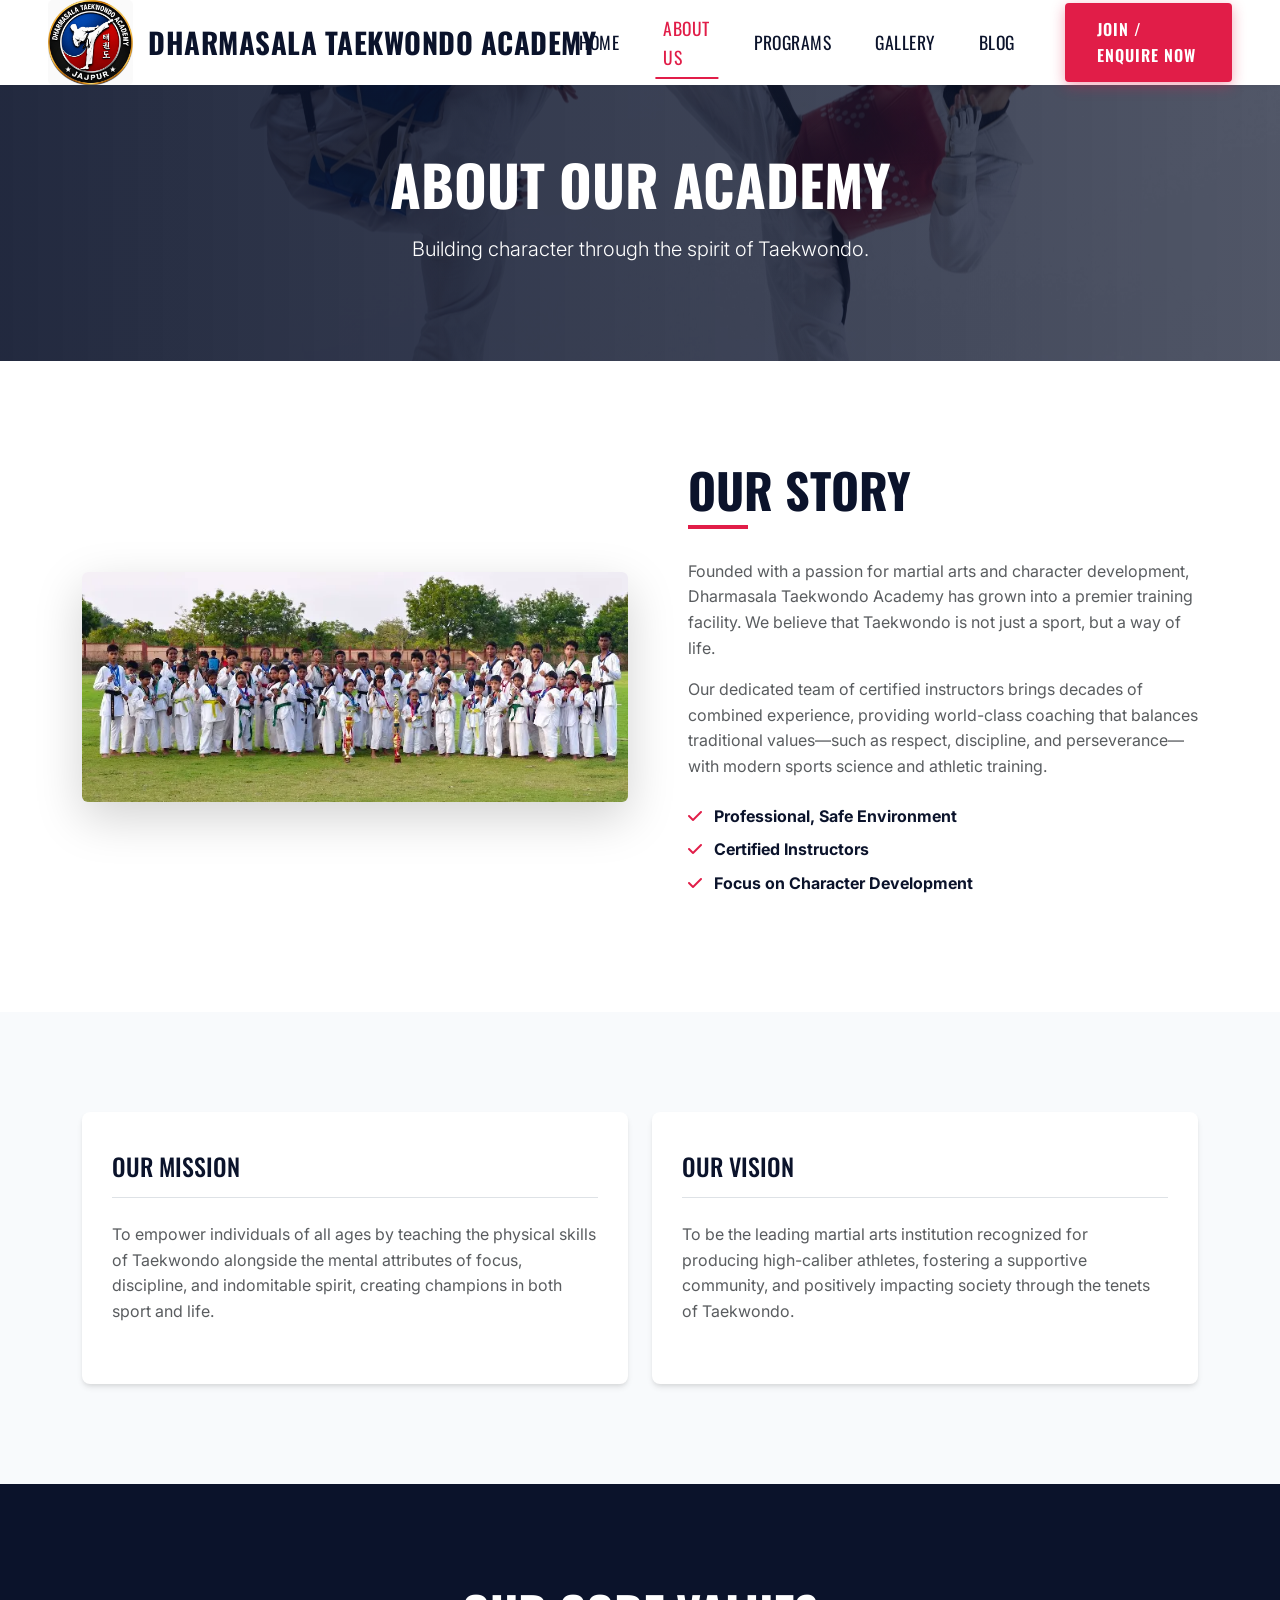
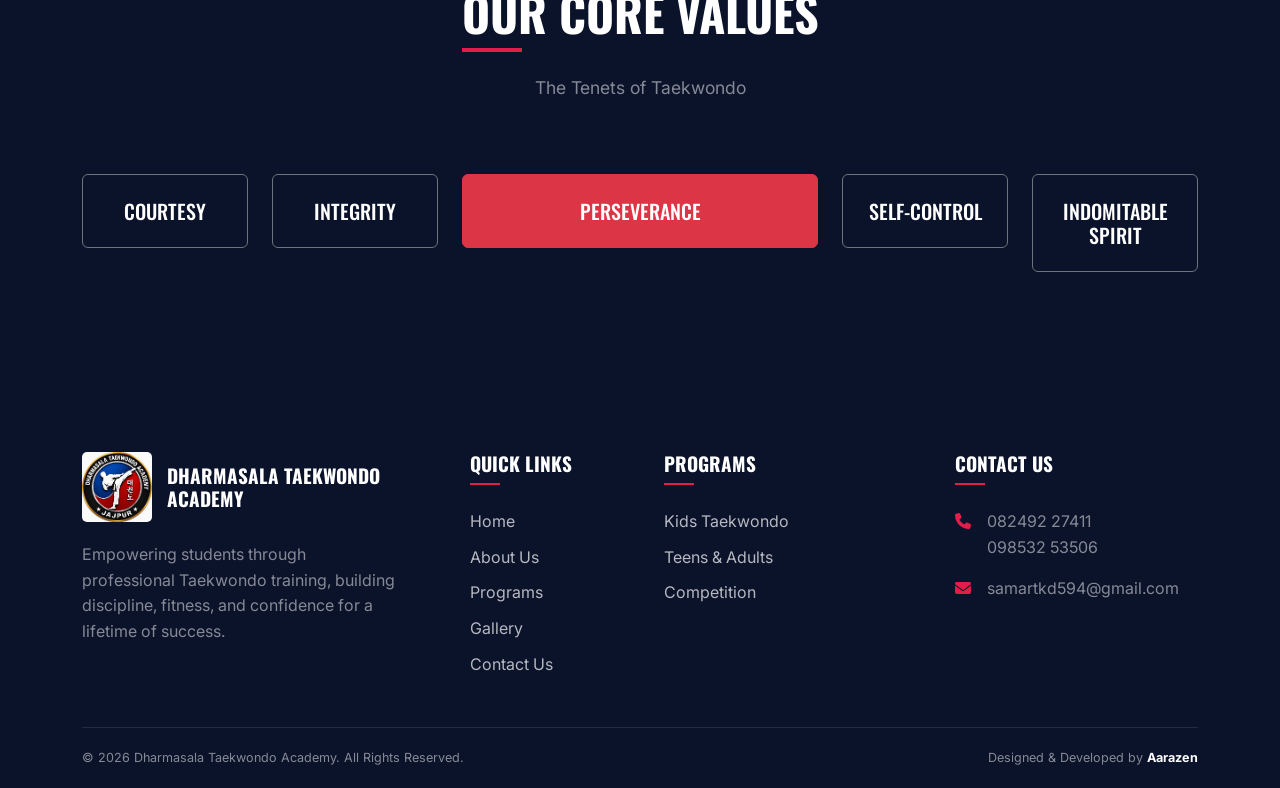
<file: about.html>
<!DOCTYPE html>
<html lang="en">
<head>
    <meta charset="UTF-8">
    <meta name="viewport" content="width=device-width, initial-scale=1.0">
    <title>About Us | Dharmasala Taekwondo Academy</title>
    <meta name="description" content="Learn about our academy's history, mission, values, and meet our professional Taekwondo instructors.">
    
    <link rel="preconnect" href="https://fonts.googleapis.com">
    <link rel="preconnect" href="https://fonts.gstatic.com" crossorigin>
    <link href="https://fonts.googleapis.com/css2?family=Inter:wght@300;400;500;600;700&family=Oswald:wght@400;500;600;700&display=swap" rel="stylesheet">
    <link href="https://cdn.jsdelivr.net/npm/bootstrap@5.3.2/dist/css/bootstrap.min.css" rel="stylesheet">
    <link rel="stylesheet" href="https://cdnjs.cloudflare.com/ajax/libs/font-awesome/6.4.2/css/all.min.css">
    <link rel="stylesheet" href="css/style.css">
    
    <style>
        .page-header {
            background-color: var(--color-navy);
            background-image: linear-gradient(to right, rgba(11, 19, 43, 0.9), rgba(11, 19, 43, 0.7)), url('taekwondo-fight.webp');
            background-size: cover;
            background-position: center;
            padding: 150px 0 80px;
            text-align: center;
            color: var(--color-white);
        }
        .page-header h1 {
            color: var(--color-white);
            font-size: 3.5rem;
            margin-bottom: 1rem;
        }
    </style>
</head>
<body>

    <!-- Navigation -->
    <nav class="navbar navbar-expand-lg navbar-premium">
        <div class="container-fluid px-4 px-lg-5">
            <a class="navbar-brand d-flex align-items-center" href="index.html">
                <img src="dharmasala_taekwond-_logo.webp" alt="Dharmasala Taekwondo Academy Logo" style="border-radius: 5px;">
                <span class="navbar-brand-text">Dharmasala Taekwondo Academy</span>
            </a>
            <button class="navbar-toggler" type="button" data-bs-toggle="collapse" data-bs-target="#navbarNav" aria-controls="navbarNav" aria-expanded="false" aria-label="Toggle navigation">
                <span class="navbar-toggler-icon"></span>
            </button>
            <div class="collapse navbar-collapse justify-content-end" id="navbarNav">
                <ul class="navbar-nav align-items-center gap-2">
                    <li class="nav-item"><a class="nav-link" href="index.html">Home</a></li>
                    <li class="nav-item"><a class="nav-link active" href="about.html">About Us</a></li>
                    <li class="nav-item"><a class="nav-link" href="programs.html">Programs</a></li>
                    <li class="nav-item"><a class="nav-link" href="gallery.html">Gallery</a></li>
                    <li class="nav-item"><a class="nav-link" href="blog.html">Blog</a></li>
                    <li class="nav-item ms-lg-4 mt-3 mt-lg-0"><a href="contact.html" class="btn-premium btn-primary-action">Join / Enquire Now</a></li>
                </ul>
            </div>
        </div>
    </nav>

    <!-- Page Header -->
    <header class="page-header">
        <div class="container reveal">
            <h1>About Our Academy</h1>
            <p class="lead">Building character through the spirit of Taekwondo.</p>
        </div>
    </header>

    <!-- Academy Story -->
    <section class="section-padding section-bg-white reveal">
        <div class="container">
            <div class="row align-items-center">
                <div class="col-lg-6 mb-5 mb-lg-0">
                    <img src="team-group.webp" alt="Academy History" class="img-fluid rounded shadow-lg">
                </div>
                <div class="col-lg-6 ps-lg-5">
                    <h2 class="section-title">Our Story</h2>
                    <p class="text-muted mt-4">Founded with a passion for martial arts and character development, Dharmasala Taekwondo Academy has grown into a premier training facility. We believe that Taekwondo is not just a sport, but a way of life.</p>
                    <p class="text-muted">Our dedicated team of certified instructors brings decades of combined experience, providing world-class coaching that balances traditional values—such as respect, discipline, and perseverance—with modern sports science and athletic training.</p>
                    <ul class="list-unstyled mt-4 text-navy fw-bold">
                        <li class="mb-2"><i class="fa-solid fa-check text-red me-2"></i> Professional, Safe Environment</li>
                        <li class="mb-2"><i class="fa-solid fa-check text-red me-2"></i> Certified Instructors</li>
                        <li class="mb-2"><i class="fa-solid fa-check text-red me-2"></i> Focus on Character Development</li>
                    </ul>
                </div>
            </div>
        </div>
    </section>

    <!-- Mission & Vision -->
    <section class="section-padding section-bg-light reveal">
        <div class="container">
            <div class="row g-4">
                <div class="col-md-6">
                    <div class="premium-card">
                        <h3 class="h4 text-navy border-bottom pb-3 mb-4">Our Mission</h3>
                        <p class="text-muted">To empower individuals of all ages by teaching the physical skills of Taekwondo alongside the mental attributes of focus, discipline, and indomitable spirit, creating champions in both sport and life.</p>
                    </div>
                </div>
                <div class="col-md-6">
                    <div class="premium-card">
                        <h3 class="h4 text-navy border-bottom pb-3 mb-4">Our Vision</h3>
                        <p class="text-muted">To be the leading martial arts institution recognized for producing high-caliber athletes, fostering a supportive community, and positively impacting society through the tenets of Taekwondo.</p>
                    </div>
                </div>
            </div>
        </div>
    </section>

    <!-- Core Values -->
    <section class="section-padding section-bg-navy text-white reveal">
        <div class="container text-center">
            <h2 class="section-title text-white">Our Core Values</h2>
            <p class="section-subtitle mt-3 text-white-50">The Tenets of Taekwondo</p>
            
            <div class="row g-4 mt-4">
                <div class="col-md-2 col-sm-4 col-6">
                    <div class="p-4 border rounded border-secondary">
                        <h4 class="h5 text-white mb-0">Courtesy</h4>
                    </div>
                </div>
                <div class="col-md-2 col-sm-4 col-6">
                    <div class="p-4 border rounded border-secondary">
                        <h4 class="h5 text-white mb-0">Integrity</h4>
                    </div>
                </div>
                <div class="col-md-4 col-sm-4 col-12">
                    <div class="p-4 border rounded border-danger bg-danger text-white">
                        <h4 class="h5 text-white mb-0">Perseverance</h4>
                    </div>
                </div>
                <div class="col-md-2 col-sm-4 col-6">
                    <div class="p-4 border rounded border-secondary">
                        <h4 class="h5 text-white mb-0">Self-Control</h4>
                    </div>
                </div>
                <div class="col-md-2 col-sm-4 col-6">
                    <div class="p-4 border rounded border-secondary">
                        <h4 class="h5 text-white mb-0">Indomitable Spirit</h4>
                    </div>
                </div>
            </div>
        </div>
    </section>

    <!-- Footer -->
    <footer class="footer">
        <!-- Content will be identical to index.html -->
        <div class="container">
            <div class="row g-5">
                <div class="col-lg-4 col-md-6">
                    <a href="index.html" class="footer-logo">
                        <img src="dharmasala_taekwond-_logo.webp" alt="Dharmasala Taekwondo Academy Logo">
                        <span class="footer-logo-text">Dharmasala Taekwondo Academy</span>
                    </a>
                    <p class="text-white-50 mt-3 pe-md-4">Empowering students through professional Taekwondo training, building discipline, fitness, and confidence for a lifetime of success.</p>
                </div>
                <div class="col-lg-2 col-md-6">
                    <h4>Quick Links</h4>
                    <ul class="footer-links">
                        <li><a href="index.html">Home</a></li>
                        <li><a href="about.html">About Us</a></li>
                        <li><a href="programs.html">Programs</a></li>
                        <li><a href="gallery.html">Gallery</a></li>
                        <li><a href="contact.html">Contact Us</a></li>
                    </ul>
                </div>
                <div class="col-lg-3 col-md-6">
                    <h4>Programs</h4>
                    <ul class="footer-links">
                        <li><a href="programs.html">Kids Taekwondo</a></li>
                        <li><a href="programs.html">Teens & Adults</a></li>
                        <li><a href="programs.html">Competition</a></li>
                    </ul>
                </div>
                <div class="col-lg-3 col-md-6">
                    <h4>Contact Us</h4>
                    <ul class="footer-links">
                        <li class="d-flex mb-3"><i class="fa-solid fa-phone text-red me-3 mt-1"></i><span class="text-white-50">082492 27411<br>098532 53506</span></li>
                        <li class="d-flex mb-3"><i class="fa-solid fa-envelope text-red me-3 mt-1"></i><span class="text-white-50">samartkd594@gmail.com</span></li>
                    </ul>
                </div>
            </div>
                        <div class="footer-bottom">
                <div class="row align-items-center">
                    <div class="col-md-6 text-center text-md-start mb-3 mb-md-0 text-white-50 small">
                        &copy; 2026 Dharmasala Taekwondo Academy. All Rights Reserved.
                    </div>
                    <div class="col-md-6 text-center text-md-end">
                        <div class="text-white-50 small">
                            Designed & Developed by <a href="https://www.aarazen.com" target="_blank" class="text-white fw-bold text-decoration-none" style="transition: color 0.2s;">Aarazen</a>
                        </div>
                    </div>
                </div>
            </div>
        </div>
    </footer>

    <script src="https://cdn.jsdelivr.net/npm/bootstrap@5.3.2/dist/js/bootstrap.bundle.min.js"></script>
    <script src="js/script.js"></script>
</body>
</html>
</file>
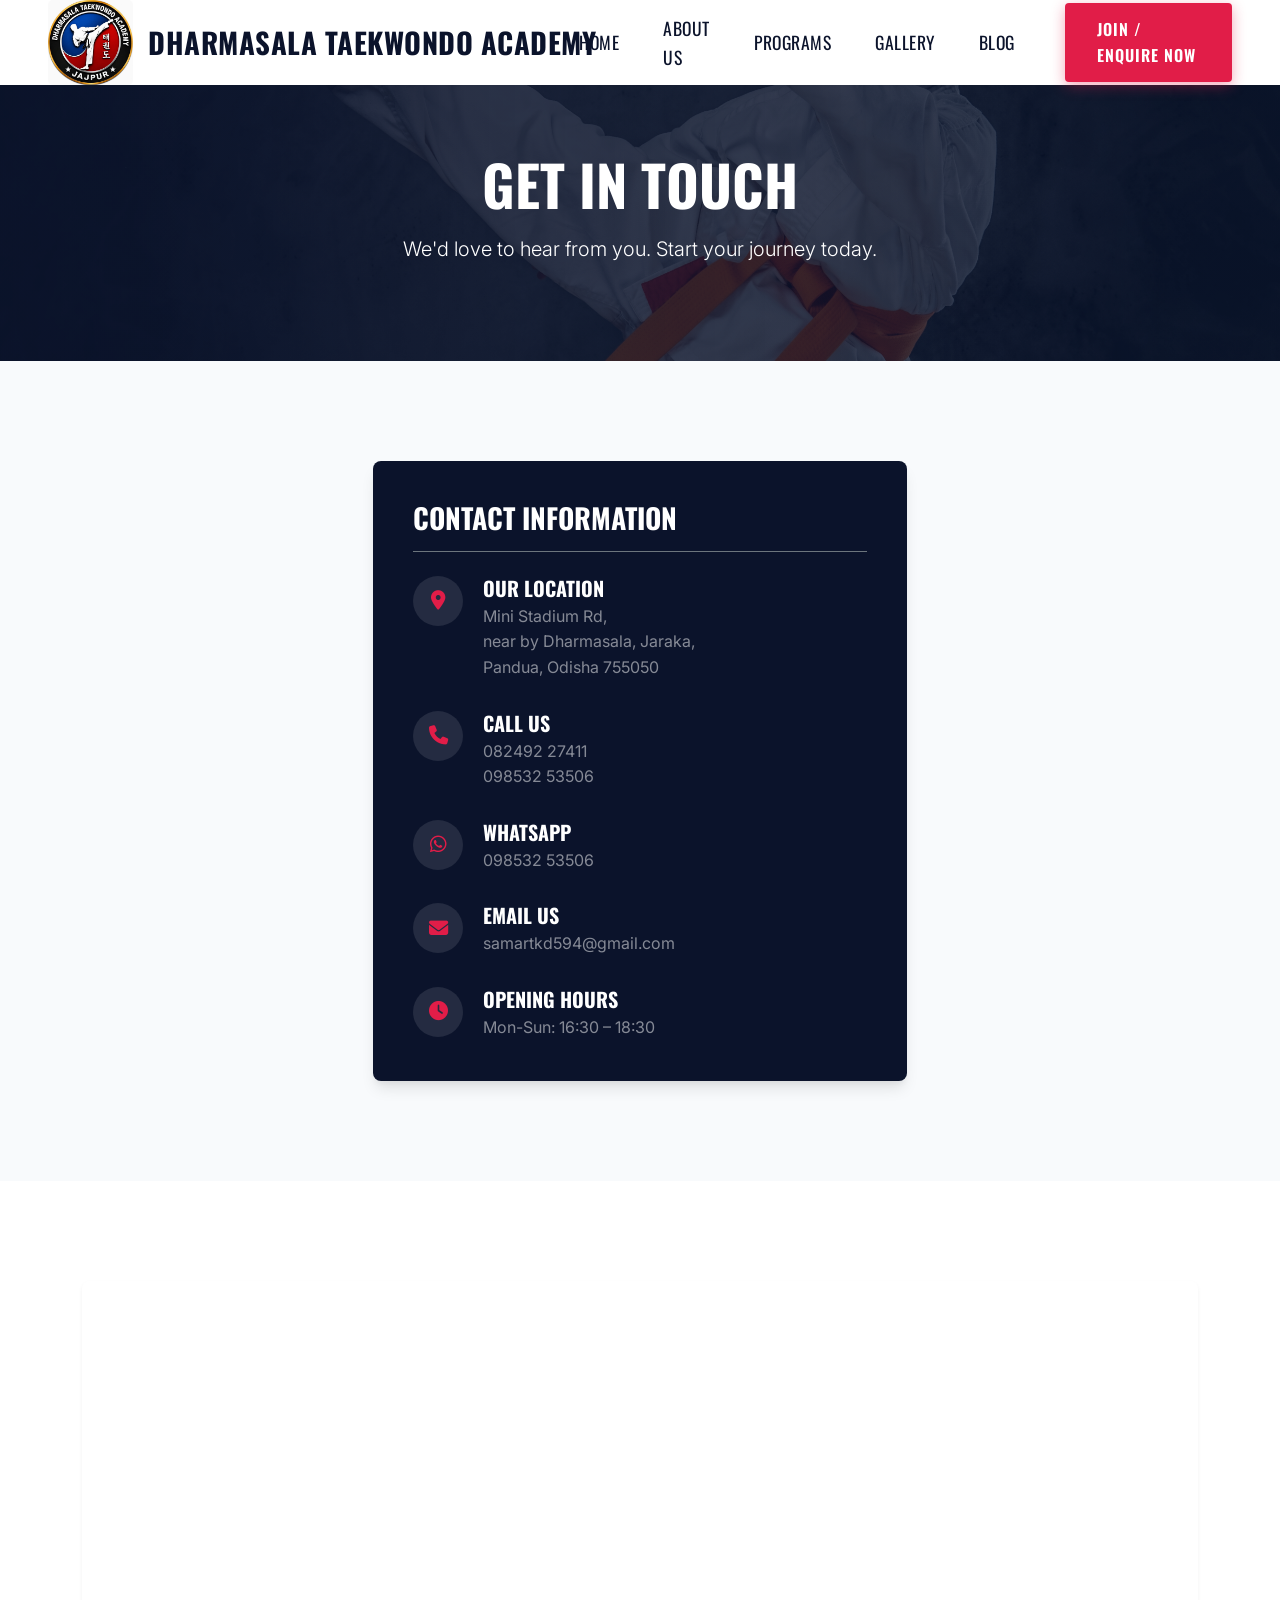
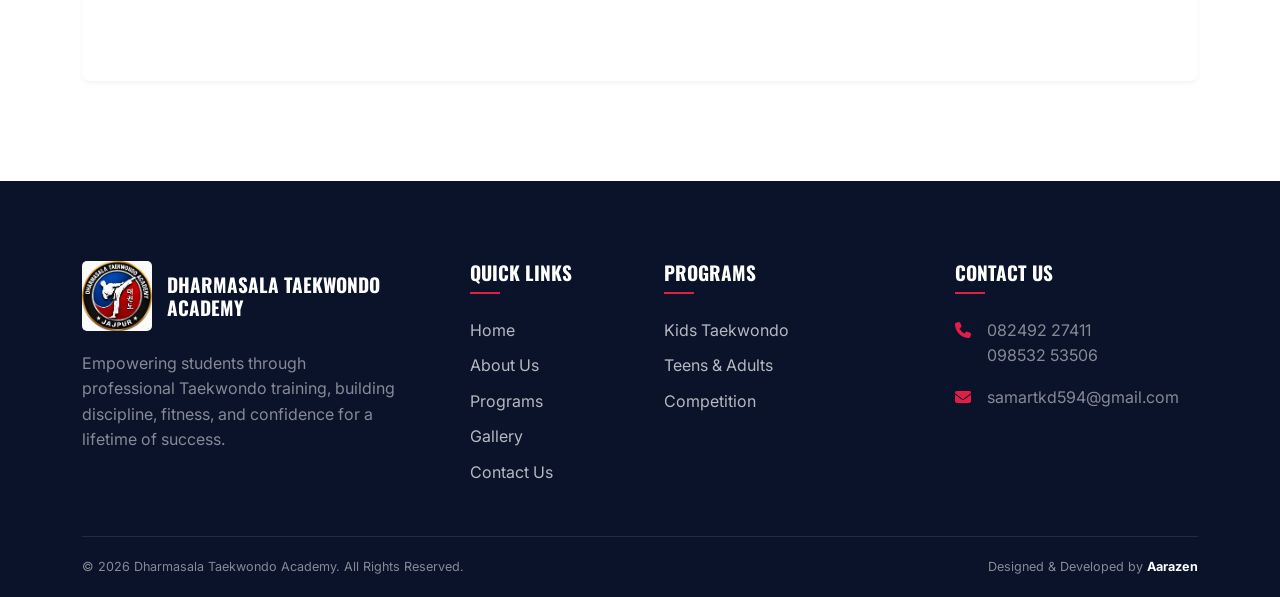
<file: contact.html>
<!DOCTYPE html>
<html lang="en">
<head>
    <meta charset="UTF-8">
    <meta name="viewport" content="width=device-width, initial-scale=1.0">
    <title>Contact Us | Dharmasala Taekwondo Academy</title>
    <meta name="description" content="Contact Dharmasala Taekwondo Academy. Send us an enquiry, find our location, or view our training hours.">
    
    <link rel="preconnect" href="https://fonts.googleapis.com">
    <link rel="preconnect" href="https://fonts.gstatic.com" crossorigin>
    <link href="https://fonts.googleapis.com/css2?family=Inter:wght@300;400;500;600;700&family=Oswald:wght@400;500;600;700&display=swap" rel="stylesheet">
    <link href="https://cdn.jsdelivr.net/npm/bootstrap@5.3.2/dist/css/bootstrap.min.css" rel="stylesheet">
    <link rel="stylesheet" href="https://cdnjs.cloudflare.com/ajax/libs/font-awesome/6.4.2/css/all.min.css">
    <link rel="stylesheet" href="css/style.css">
    
    <style>
        .page-header {
            background-color: var(--color-navy);
            background-image: linear-gradient(to right, rgba(11, 19, 43, 0.9), rgba(11, 19, 43, 0.7)), url('taekwondo-kids.webp');
            background-size: cover;
            background-position: center;
            padding: 150px 0 80px;
            text-align: center;
            color: var(--color-white);
        }
        .page-header h1 {
            color: var(--color-white);
            font-size: 3.5rem;
            margin-bottom: 1rem;
        }
        
        .contact-info-card {
            background: var(--color-navy);
            color: var(--color-white);
            padding: 40px;
            border-radius: var(--border-radius);
            box-shadow: var(--shadow-lg);
            height: 100%;
        }
        
        .contact-info-item {
            display: flex;
            align-items: flex-start;
            margin-bottom: 30px;
        }
        
        .contact-icon {
            width: 50px;
            height: 50px;
            background: rgba(255, 255, 255, 0.1);
            border-radius: 50%;
            display: flex;
            align-items: center;
            justify-content: center;
            font-size: 1.2rem;
            color: var(--color-red);
            margin-right: 20px;
            flex-shrink: 0;
        }
        
        .contact-form-wrapper {
            background: var(--color-white);
            padding: 40px;
            border-radius: var(--border-radius);
            box-shadow: var(--shadow-md);
        }
        
        .form-control, .form-select {
            padding: 12px 20px;
            border: 1px solid #e2e8f0;
            border-radius: var(--border-radius-sm);
            margin-bottom: 20px;
            font-family: var(--font-body);
        }
        
        .form-control:focus, .form-select:focus {
            border-color: var(--color-royal);
            box-shadow: 0 0 0 3px rgba(29, 78, 216, 0.1);
        }
        
        .map-container {
            border-radius: var(--border-radius);
            overflow: hidden;
            height: 400px;
            box-shadow: var(--shadow-sm);
        }
    </style>
</head>
<body>

    <!-- Navigation -->
    <nav class="navbar navbar-expand-lg navbar-premium">
        <div class="container-fluid px-4 px-lg-5">
            <a class="navbar-brand d-flex align-items-center" href="index.html">
                <img src="dharmasala_taekwond-_logo.webp" alt="Dharmasala Taekwondo Academy Logo" style="border-radius: 5px;">
                <span class="navbar-brand-text">Dharmasala Taekwondo Academy</span>
            </a>
            <button class="navbar-toggler" type="button" data-bs-toggle="collapse" data-bs-target="#navbarNav">
                <span class="navbar-toggler-icon"></span>
            </button>
            <div class="collapse navbar-collapse justify-content-end" id="navbarNav">
                <ul class="navbar-nav align-items-center gap-2">
                    <li class="nav-item"><a class="nav-link" href="index.html">Home</a></li>
                    <li class="nav-item"><a class="nav-link" href="about.html">About Us</a></li>
                    <li class="nav-item"><a class="nav-link" href="programs.html">Programs</a></li>
                    <li class="nav-item"><a class="nav-link" href="gallery.html">Gallery</a></li>
                    <li class="nav-item"><a class="nav-link" href="blog.html">Blog</a></li>
                    <li class="nav-item ms-lg-4 mt-3 mt-lg-0"><a href="contact.html" class="btn-premium btn-primary-action">Join / Enquire Now</a></li>
                </ul>
            </div>
        </div>
    </nav>

    <!-- Page Header -->
    <header class="page-header">
        <div class="container reveal">
            <h1>Get In Touch</h1>
            <p class="lead">We'd love to hear from you. Start your journey today.</p>
        </div>
    </header>

    <!-- Contact Section -->
    <section class="section-padding section-bg-light">
        <div class="container">
            <div class="row g-5">
                
                <!-- Contact Info -->
                <div class="col-lg-6 col-md-8 mx-auto reveal">
                    <div class="contact-info-card">
                        <h3 class="text-white border-bottom border-secondary pb-3 mb-4">Contact Information</h3>
                        
                        <div class="contact-info-item">
                            <div class="contact-icon"><i class="fa-solid fa-location-dot"></i></div>
                            <div>
                                <h5 class="text-white mb-1">Our Location</h5>
                                <p class="text-white-50 mb-0">Mini Stadium Rd,<br>near by Dharmasala, Jaraka,<br>Pandua, Odisha 755050</p>
                            </div>
                        </div>
                        
                        <div class="contact-info-item">
                            <div class="contact-icon"><i class="fa-solid fa-phone"></i></div>
                            <div>
                                <h5 class="text-white mb-1">Call Us</h5>
                                <p class="text-white-50 mb-0">082492 27411<br>098532 53506</p>
                            </div>
                        </div>
                        
                        <div class="contact-info-item">
                            <div class="contact-icon"><i class="fa-brands fa-whatsapp"></i></div>
                            <div>
                                <h5 class="text-white mb-1">WhatsApp</h5>
                                <p class="text-white-50 mb-0">098532 53506</p>
                            </div>
                        </div>
                        
                        <div class="contact-info-item">
                            <div class="contact-icon"><i class="fa-solid fa-envelope"></i></div>
                            <div>
                                <h5 class="text-white mb-1">Email Us</h5>
                                <p class="text-white-50 mb-0">samartkd594@gmail.com</p>
                            </div>
                        </div>
                        
                        <div class="contact-info-item mb-0">
                            <div class="contact-icon"><i class="fa-solid fa-clock"></i></div>
                            <div>
                                <h5 class="text-white mb-1">Opening hours</h5>
                                <p class="text-white-50 mb-0">Mon-Sun: 16:30 – 18:30</p>
                            </div>
                        </div>
                    </div>
                </div>
            </div>
        </div>
    </section>

    <!-- Map Section -->
    <section class="section-padding section-bg-white reveal">
        <div class="container">
            <div class="map-container">
                <!-- Google Maps iframe for Dharmasala Taekwondo Academy -->
                <iframe src="https://maps.google.com/maps?q=Dharmasala%20Taekwondo%20Academy,%20Mini%20Stadium%20Rd,%20Jaraka,%20Odisha&t=&z=13&ie=UTF8&iwloc=&output=embed" width="100%" height="100%" style="border:0;" allowfullscreen="" loading="lazy"></iframe>
            </div>
        </div>
    </section>

    <!-- Footer -->
    <footer class="footer">
        <div class="container">
            <div class="row g-5">
                <div class="col-lg-4 col-md-6">
                    <a href="index.html" class="footer-logo">
                        <img src="dharmasala_taekwond-_logo.webp" alt="Dharmasala Taekwondo Academy Logo">
                        <span class="footer-logo-text">Dharmasala Taekwondo Academy</span>
                    </a>
                    <p class="text-white-50 mt-3 pe-md-4">Empowering students through professional Taekwondo training, building discipline, fitness, and confidence for a lifetime of success.</p>
                </div>
                <div class="col-lg-2 col-md-6">
                    <h4>Quick Links</h4>
                    <ul class="footer-links">
                        <li><a href="index.html">Home</a></li>
                        <li><a href="about.html">About Us</a></li>
                        <li><a href="programs.html">Programs</a></li>
                        <li><a href="gallery.html">Gallery</a></li>
                        <li><a href="contact.html">Contact Us</a></li>
                    </ul>
                </div>
                <div class="col-lg-3 col-md-6">
                    <h4>Programs</h4>
                    <ul class="footer-links">
                        <li><a href="programs.html">Kids Taekwondo</a></li>
                        <li><a href="programs.html">Teens & Adults</a></li>
                        <li><a href="programs.html">Competition</a></li>
                    </ul>
                </div>
                <div class="col-lg-3 col-md-6">
                    <h4>Contact Us</h4>
                    <ul class="footer-links">
                        <li class="d-flex mb-3"><i class="fa-solid fa-phone text-red me-3 mt-1"></i><span class="text-white-50">082492 27411<br>098532 53506</span></li>
                        <li class="d-flex mb-3"><i class="fa-solid fa-envelope text-red me-3 mt-1"></i><span class="text-white-50">samartkd594@gmail.com</span></li>
                    </ul>
                </div>
            </div>
                        <div class="footer-bottom">
                <div class="row align-items-center">
                    <div class="col-md-6 text-center text-md-start mb-3 mb-md-0 text-white-50 small">
                        &copy; 2026 Dharmasala Taekwondo Academy. All Rights Reserved.
                    </div>
                    <div class="col-md-6 text-center text-md-end">
                        <div class="text-white-50 small">
                            Designed & Developed by <a href="https://www.aarazen.com" target="_blank" class="text-white fw-bold text-decoration-none" style="transition: color 0.2s;">Aarazen</a>
                        </div>
                    </div>
                </div>
            </div>
        </div>
    </footer>

    <script src="https://cdn.jsdelivr.net/npm/bootstrap@5.3.2/dist/js/bootstrap.bundle.min.js"></script>
    <script src="js/script.js"></script>
</body>
</html>
</file>
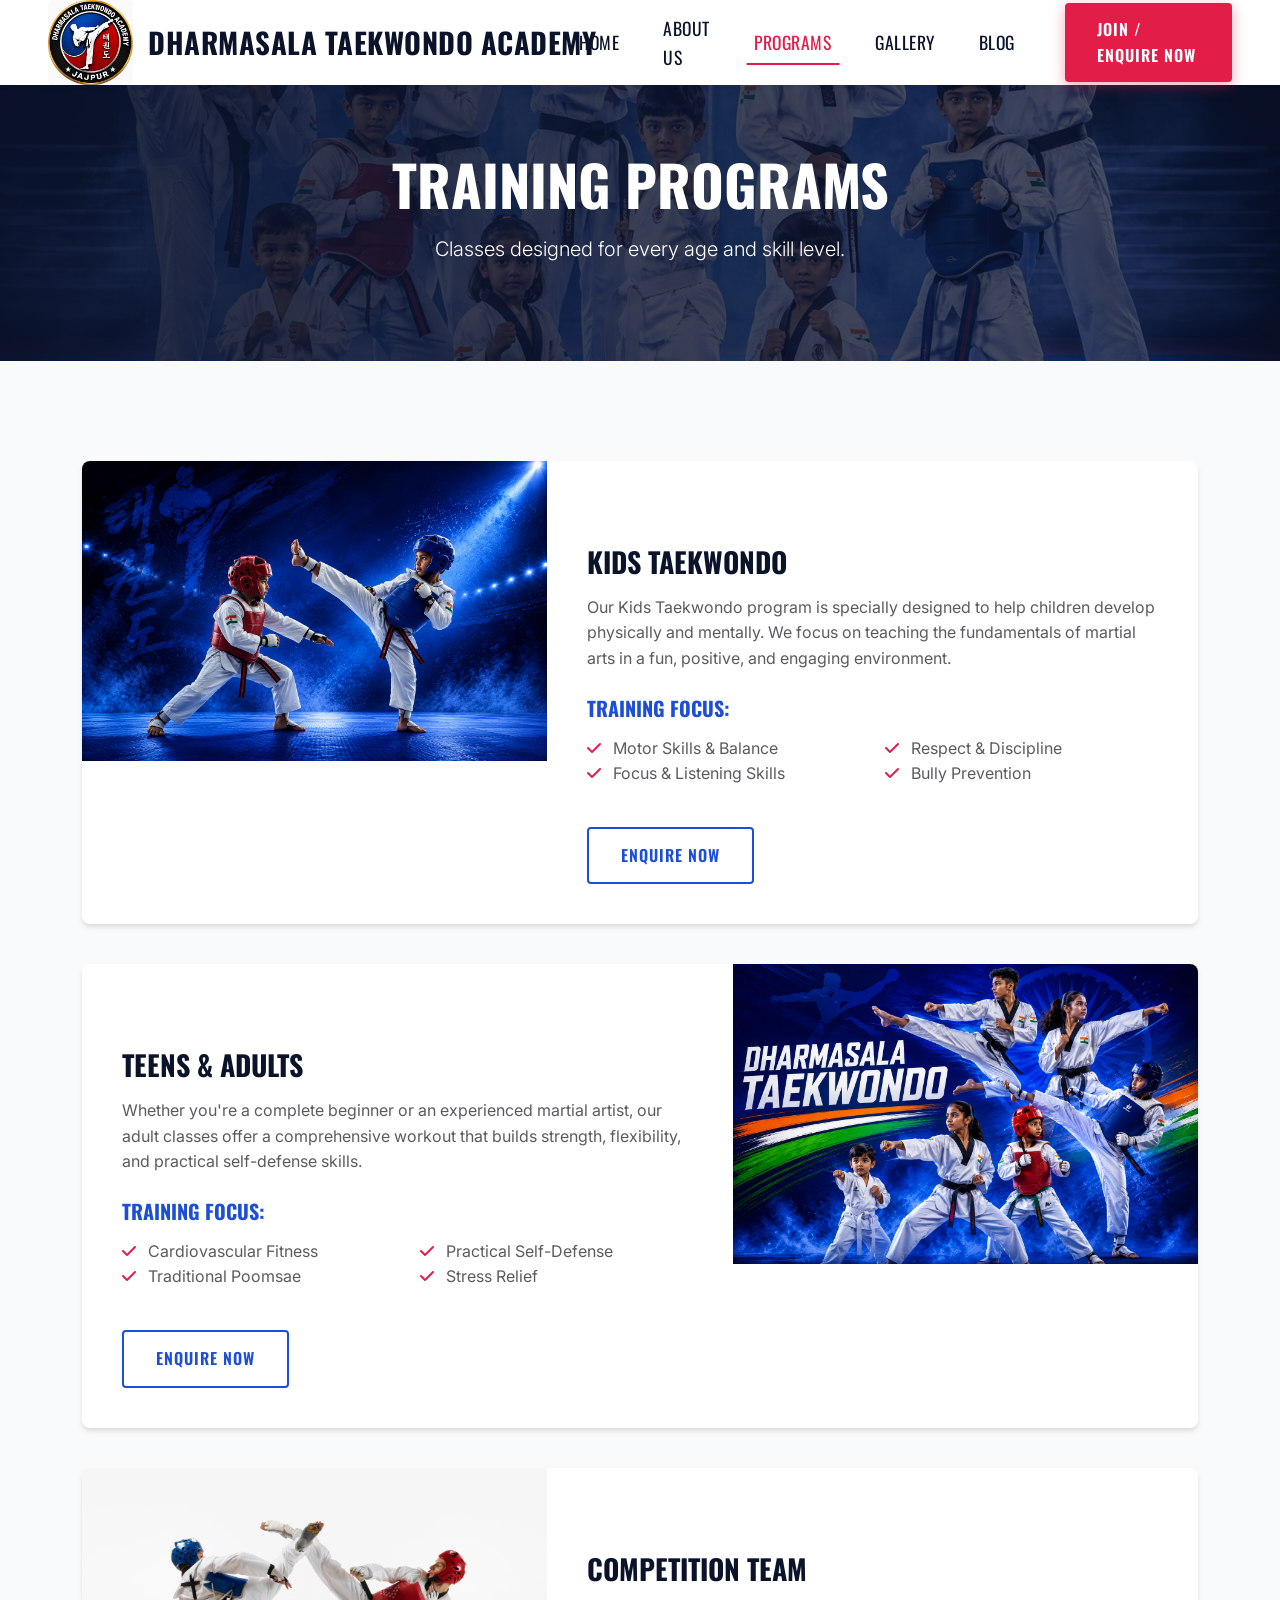
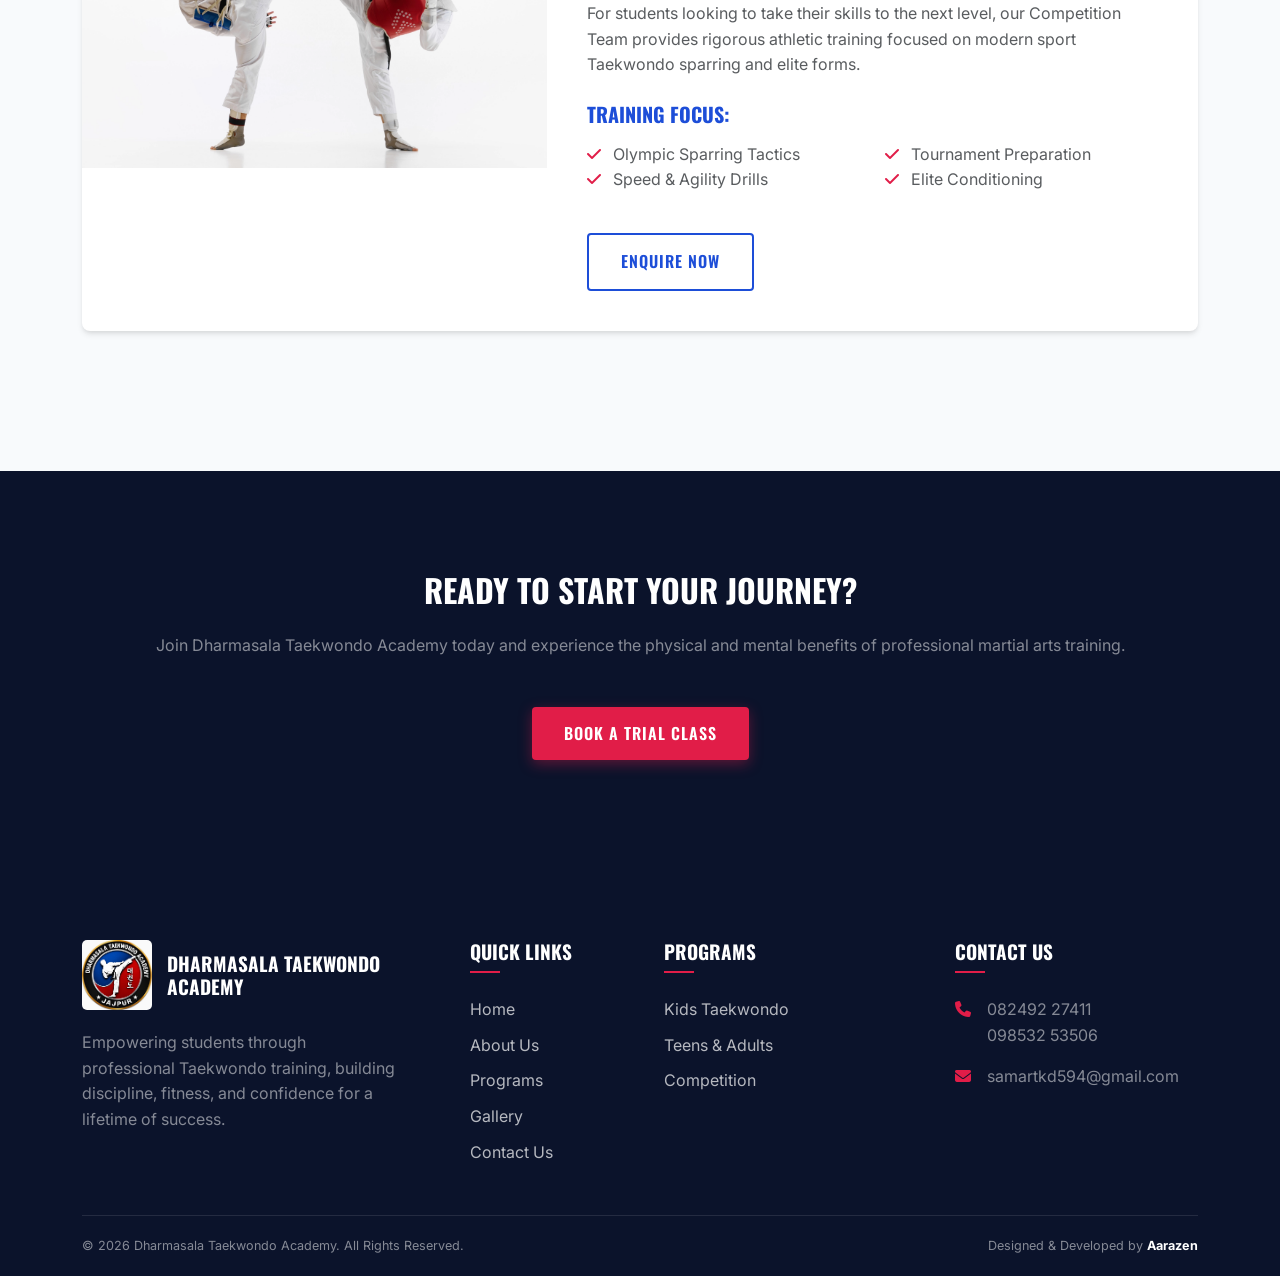
<file: programs.html>
<!DOCTYPE html>
<html lang="en">
<head>
    <meta charset="UTF-8">
    <meta name="viewport" content="width=device-width, initial-scale=1.0">
    <title>Training Programs | Dharmasala Taekwondo Academy</title>
    <meta name="description" content="Explore our Taekwondo training programs for kids, teens, and adults. Build confidence, discipline, and fitness at Dharmasala Taekwondo Academy.">
    
    <link rel="preconnect" href="https://fonts.googleapis.com">
    <link rel="preconnect" href="https://fonts.gstatic.com" crossorigin>
    <link href="https://fonts.googleapis.com/css2?family=Inter:wght@300;400;500;600;700&family=Oswald:wght@400;500;600;700&display=swap" rel="stylesheet">
    <link href="https://cdn.jsdelivr.net/npm/bootstrap@5.3.2/dist/css/bootstrap.min.css" rel="stylesheet">
    <link rel="stylesheet" href="https://cdnjs.cloudflare.com/ajax/libs/font-awesome/6.4.2/css/all.min.css">
    <link rel="stylesheet" href="css/style.css">
    
    <style>
        .page-header {
            background-color: var(--color-navy);
            background-image: linear-gradient(to right, rgba(11, 19, 43, 0.9), rgba(11, 19, 43, 0.7)), url('group.webp');
            background-size: cover;
            background-position: center;
            padding: 150px 0 80px;
            text-align: center;
            color: var(--color-white);
        }
        .page-header h1 {
            color: var(--color-white);
            font-size: 3.5rem;
            margin-bottom: 1rem;
        }
        .program-detail-card {
            background: var(--color-white);
            border-radius: var(--border-radius);
            box-shadow: var(--shadow-md);
            overflow: hidden;
            margin-bottom: 40px;
        }
        .program-detail-img {
            height: 300px;
            object-fit: cover;
            width: 100%;
        }
        .program-detail-body {
            padding: 40px;
        }
    </style>
</head>
<body>

    <!-- Navigation -->
    <nav class="navbar navbar-expand-lg navbar-premium">
        <div class="container-fluid px-4 px-lg-5">
            <a class="navbar-brand d-flex align-items-center" href="index.html">
                <img src="dharmasala_taekwond-_logo.webp" alt="Dharmasala Taekwondo Academy Logo" style="border-radius: 5px;">
                <span class="navbar-brand-text">Dharmasala Taekwondo Academy</span>
            </a>
            <button class="navbar-toggler" type="button" data-bs-toggle="collapse" data-bs-target="#navbarNav" aria-controls="navbarNav" aria-expanded="false" aria-label="Toggle navigation">
                <span class="navbar-toggler-icon"></span>
            </button>
            <div class="collapse navbar-collapse justify-content-end" id="navbarNav">
                <ul class="navbar-nav align-items-center gap-2">
                    <li class="nav-item"><a class="nav-link" href="index.html">Home</a></li>
                    <li class="nav-item"><a class="nav-link" href="about.html">About Us</a></li>
                    <li class="nav-item"><a class="nav-link active" href="programs.html">Programs</a></li>
                    <li class="nav-item"><a class="nav-link" href="gallery.html">Gallery</a></li>
                    <li class="nav-item"><a class="nav-link" href="blog.html">Blog</a></li>
                    <li class="nav-item ms-lg-4 mt-3 mt-lg-0"><a href="contact.html" class="btn-premium btn-primary-action">Join / Enquire Now</a></li>
                </ul>
            </div>
        </div>
    </nav>

    <!-- Page Header -->
    <header class="page-header">
        <div class="container reveal">
            <h1>Training Programs</h1>
            <p class="lead">Classes designed for every age and skill level.</p>
        </div>
    </header>

    <!-- Programs List -->
    <section class="section-padding section-bg-light">
        <div class="container">
            
            <!-- Kids Program -->
            <div class="program-detail-card reveal">
                <div class="row g-0">
                    <div class="col-md-5">
                        <img src="kids-fighter.webp" alt="Kids Taekwondo" class="program-detail-img">
                    </div>
                    <div class="col-md-7">
                        <div class="program-detail-body">
                            <span class="badge bg-red mb-3 px-3 py-2">Ages 5-12</span>
                            <h3 class="text-navy mb-3">Kids Taekwondo</h3>
                            <p class="text-muted">Our Kids Taekwondo program is specially designed to help children develop physically and mentally. We focus on teaching the fundamentals of martial arts in a fun, positive, and engaging environment.</p>
                            
                            <h5 class="text-royal mt-4 mb-3">Training Focus:</h5>
                            <div class="row">
                                <div class="col-sm-6">
                                    <ul class="list-unstyled text-muted">
                                        <li><i class="fa-solid fa-check text-red me-2"></i> Motor Skills & Balance</li>
                                        <li><i class="fa-solid fa-check text-red me-2"></i> Focus & Listening Skills</li>
                                    </ul>
                                </div>
                                <div class="col-sm-6">
                                    <ul class="list-unstyled text-muted">
                                        <li><i class="fa-solid fa-check text-red me-2"></i> Respect & Discipline</li>
                                        <li><i class="fa-solid fa-check text-red me-2"></i> Bully Prevention</li>
                                    </ul>
                                </div>
                            </div>
                            <a href="contact.html" class="btn-premium btn-outline-royal mt-4">Enquire Now</a>
                        </div>
                    </div>
                </div>
            </div>

            <!-- Teens & Adults Program -->
            <div class="program-detail-card reveal">
                <div class="row g-0">
                    <div class="col-md-5 order-md-2">
                        <img src="1.webp" alt="Adults Taekwondo" class="program-detail-img">
                    </div>
                    <div class="col-md-7 order-md-1">
                        <div class="program-detail-body">
                            <span class="badge bg-red mb-3 px-3 py-2">Ages 13+</span>
                            <h3 class="text-navy mb-3">Teens & Adults</h3>
                            <p class="text-muted">Whether you're a complete beginner or an experienced martial artist, our adult classes offer a comprehensive workout that builds strength, flexibility, and practical self-defense skills.</p>
                            
                            <h5 class="text-royal mt-4 mb-3">Training Focus:</h5>
                            <div class="row">
                                <div class="col-sm-6">
                                    <ul class="list-unstyled text-muted">
                                        <li><i class="fa-solid fa-check text-red me-2"></i> Cardiovascular Fitness</li>
                                        <li><i class="fa-solid fa-check text-red me-2"></i> Traditional Poomsae</li>
                                    </ul>
                                </div>
                                <div class="col-sm-6">
                                    <ul class="list-unstyled text-muted">
                                        <li><i class="fa-solid fa-check text-red me-2"></i> Practical Self-Defense</li>
                                        <li><i class="fa-solid fa-check text-red me-2"></i> Stress Relief</li>
                                    </ul>
                                </div>
                            </div>
                            <a href="contact.html" class="btn-premium btn-outline-royal mt-4">Enquire Now</a>
                        </div>
                    </div>
                </div>
            </div>

            <!-- Competition Team -->
            <div class="program-detail-card reveal">
                <div class="row g-0">
                    <div class="col-md-5">
                        <img src="taekwondo-fight.webp" alt="Competition Training" class="program-detail-img">
                    </div>
                    <div class="col-md-7">
                        <div class="program-detail-body">
                            <span class="badge bg-red mb-3 px-3 py-2">Advanced</span>
                            <h3 class="text-navy mb-3">Competition Team</h3>
                            <p class="text-muted">For students looking to take their skills to the next level, our Competition Team provides rigorous athletic training focused on modern sport Taekwondo sparring and elite forms.</p>
                            
                            <h5 class="text-royal mt-4 mb-3">Training Focus:</h5>
                            <div class="row">
                                <div class="col-sm-6">
                                    <ul class="list-unstyled text-muted">
                                        <li><i class="fa-solid fa-check text-red me-2"></i> Olympic Sparring Tactics</li>
                                        <li><i class="fa-solid fa-check text-red me-2"></i> Speed & Agility Drills</li>
                                    </ul>
                                </div>
                                <div class="col-sm-6">
                                    <ul class="list-unstyled text-muted">
                                        <li><i class="fa-solid fa-check text-red me-2"></i> Tournament Preparation</li>
                                        <li><i class="fa-solid fa-check text-red me-2"></i> Elite Conditioning</li>
                                    </ul>
                                </div>
                            </div>
                            <a href="contact.html" class="btn-premium btn-outline-royal mt-4">Enquire Now</a>
                        </div>
                    </div>
                </div>
            </div>

        </div>
    </section>

    <!-- Call to Action -->
    <section class="section-padding section-bg-navy text-center reveal">
        <div class="container">
            <h2 class="text-white mb-4">Ready to Start Your Journey?</h2>
            <p class="text-white-50 mb-5 max-w-700 mx-auto">Join Dharmasala Taekwondo Academy today and experience the physical and mental benefits of professional martial arts training.</p>
            <a href="contact.html" class="btn-premium btn-primary-action">Book a Trial Class</a>
        </div>
    </section>

    <!-- Footer -->
    <footer class="footer">
        <div class="container">
            <div class="row g-5">
                <div class="col-lg-4 col-md-6">
                    <a href="index.html" class="footer-logo">
                        <img src="dharmasala_taekwond-_logo.webp" alt="Dharmasala Taekwondo Academy Logo">
                        <span class="footer-logo-text">Dharmasala Taekwondo Academy</span>
                    </a>
                    <p class="text-white-50 mt-3 pe-md-4">Empowering students through professional Taekwondo training, building discipline, fitness, and confidence for a lifetime of success.</p>
                </div>
                <div class="col-lg-2 col-md-6">
                    <h4>Quick Links</h4>
                    <ul class="footer-links">
                        <li><a href="index.html">Home</a></li>
                        <li><a href="about.html">About Us</a></li>
                        <li><a href="programs.html">Programs</a></li>
                        <li><a href="gallery.html">Gallery</a></li>
                        <li><a href="contact.html">Contact Us</a></li>
                    </ul>
                </div>
                <div class="col-lg-3 col-md-6">
                    <h4>Programs</h4>
                    <ul class="footer-links">
                        <li><a href="programs.html">Kids Taekwondo</a></li>
                        <li><a href="programs.html">Teens & Adults</a></li>
                        <li><a href="programs.html">Competition</a></li>
                    </ul>
                </div>
                <div class="col-lg-3 col-md-6">
                    <h4>Contact Us</h4>
                    <ul class="footer-links">
                        <li class="d-flex mb-3"><i class="fa-solid fa-phone text-red me-3 mt-1"></i><span class="text-white-50">082492 27411<br>098532 53506</span></li>
                        <li class="d-flex mb-3"><i class="fa-solid fa-envelope text-red me-3 mt-1"></i><span class="text-white-50">samartkd594@gmail.com</span></li>
                    </ul>
                </div>
            </div>
                        <div class="footer-bottom">
                <div class="row align-items-center">
                    <div class="col-md-6 text-center text-md-start mb-3 mb-md-0 text-white-50 small">
                        &copy; 2026 Dharmasala Taekwondo Academy. All Rights Reserved.
                    </div>
                    <div class="col-md-6 text-center text-md-end">
                        <div class="text-white-50 small">
                            Designed & Developed by <a href="https://www.aarazen.com" target="_blank" class="text-white fw-bold text-decoration-none" style="transition: color 0.2s;">Aarazen</a>
                        </div>
                    </div>
                </div>
            </div>
        </div>
    </footer>

    <script src="https://cdn.jsdelivr.net/npm/bootstrap@5.3.2/dist/js/bootstrap.bundle.min.js"></script>
    <script src="js/script.js"></script>
</body>
</html>
</file>
<file: css/style.css>
/* ==========================================================================
   Premium Taekwondo Academy Stylesheet
   ========================================================================== */

/* --- CSS Variables --- */
:root {
    /* Color Palette */
    --color-navy: #0B132B;
    --color-royal: #1D4ED8;
    --color-royal-dark: #1e3a8a;
    --color-red: #E11D48;
    --color-red-dark: #be123c;
    --color-white: #FFFFFF;
    --color-light: #F8FAFC;
    --color-gray: #64748B;
    --color-dark: #0F172A;
    
    /* Typography */
    --font-heading: 'Oswald', sans-serif;
    --font-body: 'Inter', sans-serif;
    
    /* Spacing & Layout */
    --transition-fast: 0.2s ease;
    --transition-smooth: 0.4s cubic-bezier(0.25, 0.8, 0.25, 1);
    --border-radius-sm: 4px;
    --border-radius: 8px;
    --border-radius-lg: 16px;
    
    /* Shadows */
    --shadow-sm: 0 2px 4px rgba(0, 0, 0, 0.05);
    --shadow-md: 0 4px 6px -1px rgba(0, 0, 0, 0.1), 0 2px 4px -1px rgba(0, 0, 0, 0.06);
    --shadow-lg: 0 10px 15px -3px rgba(0, 0, 0, 0.1), 0 4px 6px -2px rgba(0, 0, 0, 0.05);
    --shadow-hover: 0 20px 25px -5px rgba(0, 0, 0, 0.1), 0 10px 10px -5px rgba(0, 0, 0, 0.04);
}

/* --- Base Styles --- */
html, body {
    margin: 0;
    padding: 0;
    font-family: var(--font-body);
    color: var(--color-dark);
    background-color: var(--color-light);
    line-height: 1.6;
    overflow-x: hidden;
    scroll-behavior: smooth;
}

h1, h2, h3, h4, h5, h6 {
    font-family: var(--font-heading);
    text-transform: uppercase;
    font-weight: 700;
    margin-bottom: 1rem;
    color: var(--color-navy);
}

a {
    color: var(--color-royal);
    text-decoration: none;
    transition: color var(--transition-fast);
}

a:hover {
    color: var(--color-red);
}

img {
    max-width: 100%;
    height: auto;
}

/* --- Premium Typography Utilities --- */
.text-navy { color: var(--color-navy) !important; }
.text-royal { color: var(--color-royal) !important; }
.text-red { color: var(--color-red) !important; }
.text-white { color: var(--color-white) !important; }

/* --- Premium Buttons --- */
.btn-premium {
    display: inline-flex;
    align-items: center;
    justify-content: center;
    font-family: var(--font-heading);
    text-transform: uppercase;
    font-weight: 600;
    letter-spacing: 1px;
    padding: 14px 32px;
    border-radius: var(--border-radius-sm);
    transition: all var(--transition-smooth);
    border: none;
    cursor: pointer;
    position: relative;
    overflow: hidden;
    text-decoration: none;
    z-index: 1;
}

.btn-primary-action {
    background-color: var(--color-red);
    color: var(--color-white);
    box-shadow: 0 4px 14px 0 rgba(225, 29, 72, 0.39);
}

.btn-primary-action:hover {
    background-color: var(--color-red-dark);
    color: var(--color-white);
    transform: translateY(-2px);
    box-shadow: 0 6px 20px rgba(225, 29, 72, 0.4);
}

.btn-secondary-action {
    background-color: transparent;
    color: var(--color-white);
    border: 2px solid var(--color-white);
}

.btn-secondary-action:hover {
    background-color: var(--color-white);
    color: var(--color-navy);
    transform: translateY(-2px);
}

.btn-outline-royal {
    background-color: transparent;
    color: var(--color-royal);
    border: 2px solid var(--color-royal);
}

.btn-outline-royal:hover {
    background-color: var(--color-royal);
    color: var(--color-white);
    transform: translateY(-2px);
    box-shadow: 0 4px 14px 0 rgba(29, 78, 216, 0.39);
}

/* --- Global Header --- */
.navbar-premium {
    position: fixed;
    top: 0;
    width: 100%;
    z-index: 1030;
    transition: all var(--transition-smooth);
    background: var(--color-white);
    padding: 0;
    box-shadow: var(--shadow-sm);
}

.navbar-premium.scrolled {
    background-color: var(--color-white);
    padding: 0;
    box-shadow: var(--shadow-md);
}

.navbar-brand {
    padding: 0 !important;
}

.navbar-brand img {
    height: 85px;
    transition: height var(--transition-smooth);
}

.navbar-premium.scrolled .navbar-brand img {
    height: 70px;
}

.navbar-brand-text {
    font-family: var(--font-heading);
    font-size: 1.8rem;
    font-weight: 700;
    color: var(--color-navy);
    margin-left: 15px;
    letter-spacing: 0.5px;
    text-transform: uppercase;
}

@media (max-width: 576px) {
    .navbar-brand-text {
        font-size: 1.3rem;
        margin-left: 10px;
    }
}

.nav-link {
    font-family: var(--font-heading);
    text-transform: uppercase;
    color: var(--color-navy) !important;
    font-size: 1.1rem;
    letter-spacing: 0.5px;
    margin: 0 10px;
    position: relative;
    transition: color var(--transition-fast);
}

.nav-link:hover, .nav-link.active {
    color: var(--color-red) !important;
}

.nav-link::after {
    content: '';
    position: absolute;
    bottom: 0;
    left: 50%;
    width: 0;
    height: 2px;
    background-color: var(--color-red);
    transition: all var(--transition-fast);
    transform: translateX(-50%);
}

.nav-link:hover::after, .nav-link.active::after {
    width: 100%;
}

.navbar-toggler {
    border-color: var(--color-navy);
}

.navbar-toggler-icon {
    background-image: url("data:image/svg+xml,%3csvg xmlns='http://www.w3.org/2000/svg' viewBox='0 0 30 30'%3e%3cpath stroke='rgba%2811, 19, 43, 1%29' stroke-linecap='round' stroke-miterlimit='10' stroke-width='2' d='M4 7h22M4 15h22M4 23h22'/%3e%3c/svg%3e");
}

/* --- Hero Carousel (Cinematic Ken Burns) --- */
.hero-section {
    position: relative;
    height: 100vh;
    min-height: 600px;
    background-color: var(--color-navy);
    overflow: hidden;
}

.hero-slider {
    position: absolute;
    inset: 0;
    width: 100%;
    height: 100%;
}

.hero-slide {
    position: absolute;
    inset: 0;
    opacity: 0;
    transition: opacity 1.5s ease-in-out;
    z-index: 1;
}

.hero-slide.active {
    opacity: 1;
    z-index: 2;
}

.hero-slide-bg {
    position: absolute;
    inset: 0;
    background-size: cover;
    background-position: center 20%;
    transform: scale(1.05);
    transition: transform 6s linear;
}

.hero-slide.active .hero-slide-bg {
    transform: scale(1);
}

/* Overlay to ensure text readability */
.hero-overlay {
    position: absolute;
    inset: 0;
    background: linear-gradient(to right, rgba(11, 19, 43, 0.9) 0%, rgba(11, 19, 43, 0.4) 60%, rgba(11, 19, 43, 0.2) 100%);
    z-index: 3;
}

.hero-content {
    position: relative;
    z-index: 4;
    height: 100%;
    display: flex;
    align-items: center;
    color: var(--color-white);
}

.hero-title {
    font-size: clamp(3rem, 6vw, 5.5rem);
    line-height: 1.1;
    margin-bottom: 1.5rem;
    color: var(--color-white);
    text-shadow: 0 4px 12px rgba(0, 0, 0, 0.5);
    opacity: 0;
    transform: translateY(30px);
    transition: all 1s ease 0.5s;
}

.hero-slide.active .hero-title {
    opacity: 1;
    transform: translateY(0);
}

.hero-subtitle {
    font-size: clamp(1.1rem, 2vw, 1.4rem);
    font-weight: 300;
    margin-bottom: 2.5rem;
    max-width: 600px;
    text-shadow: 0 2px 8px rgba(0, 0, 0, 0.5);
    opacity: 0;
    transform: translateY(30px);
    transition: all 1s ease 0.7s;
}

.hero-slide.active .hero-subtitle {
    opacity: 1;
    transform: translateY(0);
}

.hero-actions {
    opacity: 0;
    transform: translateY(30px);
    transition: all 1s ease 0.9s;
    display: flex;
    gap: 1rem;
    flex-wrap: wrap;
}

.hero-slide.active .hero-actions {
    opacity: 1;
    transform: translateY(0);
}

/* Carousel Controls */
.slider-controls {
    position: absolute;
    bottom: 40px;
    right: 5vw;
    z-index: 10;
    display: flex;
    align-items: center;
    gap: 20px;
}

.slider-nav {
    display: flex;
    gap: 10px;
}

.slider-btn {
    width: 50px;
    height: 50px;
    border-radius: 50%;
    background: rgba(255, 255, 255, 0.1);
    border: 1px solid rgba(255, 255, 255, 0.3);
    color: var(--color-white);
    display: flex;
    align-items: center;
    justify-content: center;
    cursor: pointer;
    transition: all var(--transition-fast);
    backdrop-filter: blur(4px);
}

.slider-btn:hover {
    background: var(--color-red);
    border-color: var(--color-red);
    transform: scale(1.1);
}

.slider-dots {
    display: flex;
    gap: 8px;
}

.slider-dot {
    width: 30px;
    height: 4px;
    background: rgba(255, 255, 255, 0.3);
    cursor: pointer;
    transition: all var(--transition-fast);
}

.slider-dot.active {
    background: var(--color-red);
    width: 40px;
}

/* --- Section Styling --- */
.section-padding {
    padding: 100px 0;
}

.section-bg-light {
    background-color: var(--color-light);
}

.section-bg-white {
    background-color: var(--color-white);
}

.section-bg-navy {
    background-color: var(--color-navy);
    color: var(--color-white);
}

.section-bg-navy h2 {
    color: var(--color-white);
}

.section-title {
    font-size: 3rem;
    margin-bottom: 1rem;
    position: relative;
    display: inline-block;
}

.section-title::after {
    content: '';
    position: absolute;
    left: 0;
    bottom: -10px;
    width: 60px;
    height: 4px;
    background-color: var(--color-red);
}

.section-title.text-center::after {
    left: 50%;
    transform: translateX(-50%);
}

.section-subtitle {
    color: var(--color-gray);
    font-size: 1.1rem;
    margin-bottom: 3rem;
}

/* --- Premium Cards --- */
.premium-card {
    background: var(--color-white);
    border-radius: var(--border-radius);
    padding: 40px 30px;
    box-shadow: var(--shadow-md);
    transition: all var(--transition-smooth);
    height: 100%;
    border-bottom: 4px solid transparent;
}

.premium-card:hover {
    transform: translateY(-10px);
    box-shadow: var(--shadow-hover);
    border-bottom-color: var(--color-red);
}

.card-icon {
    font-size: 3rem;
    color: var(--color-royal);
    margin-bottom: 1.5rem;
    transition: transform var(--transition-smooth);
}

.premium-card:hover .card-icon {
    transform: scale(1.1);
    color: var(--color-red);
}

/* --- Program Cards (Image Cards) --- */
.program-card {
    border-radius: var(--border-radius);
    overflow: hidden;
    position: relative;
    box-shadow: var(--shadow-md);
    group: hover;
    background: #000;
}

.program-img {
    width: 100%;
    height: 300px;
    object-fit: cover;
    transition: transform 0.6s ease;
    opacity: 0.8;
}

.program-card:hover .program-img {
    transform: scale(1.1);
    opacity: 0.5;
}

.program-content {
    position: absolute;
    bottom: 0;
    left: 0;
    width: 100%;
    padding: 30px 20px;
    background: linear-gradient(to top, rgba(11, 19, 43, 1), transparent);
    color: var(--color-white);
    transform: translateY(0);
    transition: all var(--transition-smooth);
}

.program-title {
    color: var(--color-white);
    margin-bottom: 0.5rem;
    font-size: 1.8rem;
}

.program-desc {
    font-size: 0.95rem;
    opacity: 0;
    max-height: 0;
    transition: all var(--transition-smooth);
    margin: 0;
}

.program-card:hover .program-desc {
    opacity: 1;
    max-height: 100px;
    margin-top: 10px;
}

/* --- Coach Profile --- */
.coach-img-wrapper {
    position: relative;
    border-radius: var(--border-radius);
    overflow: hidden;
    box-shadow: var(--shadow-lg);
}

.coach-img-wrapper::before {
    content: '';
    position: absolute;
    inset: 0;
    border: 4px solid var(--color-royal);
    border-radius: var(--border-radius);
    transform: translate(15px, 15px);
    z-index: -1;
    transition: all var(--transition-smooth);
}

.coach-img-wrapper:hover::before {
    transform: translate(8px, 8px);
}

.coach-stats {
    background: var(--color-light);
    padding: 20px;
    border-radius: var(--border-radius);
    border-left: 4px solid var(--color-red);
}

/* --- Footer --- */
.footer {
    background-color: var(--color-navy);
    color: var(--color-white);
    padding-top: 80px;
}

.footer-logo {
    display: flex;
    align-items: center;
    gap: 15px;
    text-decoration: none;
    margin-bottom: 20px;
}

.footer-logo img {
    height: 70px;
    border-radius: 5px;
}

.footer-logo-text {
    color: var(--color-white);
    font-family: var(--font-heading);
    font-weight: 700;
    font-size: 1.2rem;
    text-transform: uppercase;
    line-height: 1.2;
}

.footer h4 {
    color: var(--color-white);
    font-size: 1.2rem;
    margin-bottom: 1.5rem;
    position: relative;
    padding-bottom: 10px;
}

.footer h4::after {
    content: '';
    position: absolute;
    left: 0;
    bottom: 0;
    width: 30px;
    height: 2px;
    background-color: var(--color-red);
}

.footer-links {
    list-style: none;
    padding: 0;
    margin: 0;
}

.footer-links li {
    margin-bottom: 10px;
}

.footer-links a {
    color: rgba(255, 255, 255, 0.7);
    transition: all var(--transition-fast);
}

.footer-links a:hover {
    color: var(--color-red);
    padding-left: 5px;
}

.social-links {
    display: flex;
    gap: 15px;
}

.social-btn {
    width: 40px;
    height: 40px;
    border-radius: 50%;
    background: rgba(255, 255, 255, 0.1);
    display: flex;
    align-items: center;
    justify-content: center;
    color: var(--color-white);
    transition: all var(--transition-fast);
}

.social-btn:hover {
    background: var(--color-red);
    transform: translateY(-3px);
}

.footer-bottom {
    border-top: 1px solid rgba(255, 255, 255, 0.1);
    padding: 20px 0;
    margin-top: 40px;
    text-align: center;
    color: rgba(255, 255, 255, 0.5);
    font-size: 0.9rem;
}

/* --- Utilities --- */
.reveal {
    opacity: 0;
    transform: translateY(40px);
    transition: all 0.8s cubic-bezier(0.5, 0, 0, 1);
}

.reveal.active {
    opacity: 1;
    transform: translateY(0);
}

/* --- Swiper Custom Styling --- */
.swiper-button-next, .swiper-button-prev {
    background-color: var(--color-red) !important;
    width: 40px !important;
    height: 40px !important;
    border-radius: 50% !important;
    box-shadow: 0 4px 10px rgba(225, 29, 72, 0.4) !important;
    color: var(--color-white) !important;
    margin-top: -20px !important;
    transition: all var(--transition-fast) !important;
}

.swiper-button-next:hover, .swiper-button-prev:hover {
    background-color: var(--color-navy) !important;
    box-shadow: 0 4px 10px rgba(11, 19, 43, 0.4) !important;
    transform: scale(1.1);
}

.swiper-button-next::after, .swiper-button-prev::after {
    font-size: 16px !important;
    font-weight: 800 !important;
}

.swiper-button-prev {
    left: 10px !important;
}

.swiper-button-next {
    right: 10px !important;
}

/* Responsive Overrides */
@media (max-width: 991px) {
    .navbar-premium {
        background-color: var(--color-white);
        padding: 10px 0;
    }
    
    .navbar-brand img {
        height: 55px; /* Smaller logo for mobile */
    }
    
    .navbar-brand-text {
        font-size: 1.1rem;
        margin-left: 10px;
        line-height: 1.2;
    }

    /* Fix invisible hamburger menu */
    .navbar-premium .navbar-toggler {
        border-color: rgba(11, 19, 43, 0.2);
        padding: 6px 8px;
    }
    
    .navbar-premium .navbar-toggler-icon {
        background-image: url("data:image/svg+xml,%3csvg xmlns='http://www.w3.org/2000/svg' viewBox='0 0 30 30'%3e%3cpath stroke='rgba%2811, 19, 43, 1%29' stroke-linecap='round' stroke-miterlimit='10' stroke-width='2.5' d='M4 7h22M4 15h22M4 23h22'/%3e%3c/svg%3e");
    }

    .navbar-collapse {
        background: var(--color-white);
        padding: 20px;
        border-radius: var(--border-radius);
        margin-top: 15px;
        box-shadow: 0 10px 30px rgba(0,0,0,0.1);
        text-align: center;
    }
    
    .nav-item {
        margin-bottom: 12px;
        border-bottom: 1px solid rgba(0,0,0,0.05);
        padding-bottom: 8px;
    }
    
    .nav-item:last-child {
        margin-bottom: 0;
        border-bottom: none;
        padding-bottom: 0;
    }

    .hero-title {
        font-size: 2.5rem;
    }
    .slider-controls {
        bottom: 20px;
        right: 50%;
        transform: translateX(50%);
    }
}
</file>
